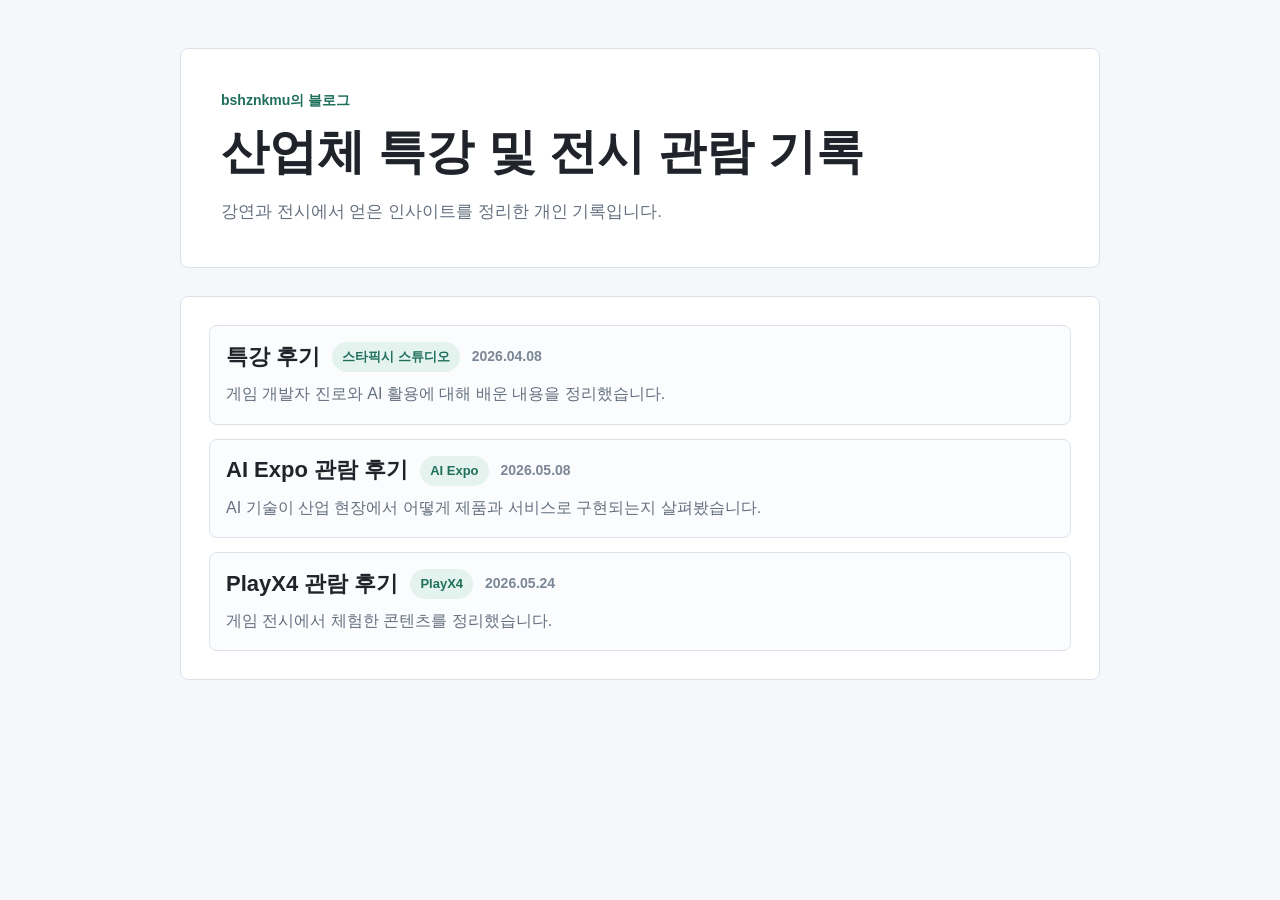
<file: index.html>
<!DOCTYPE html>
<html lang="ko">
<head>
  <meta charset="UTF-8">
  <meta name="viewport" content="width=device-width, initial-scale=1.0">
  <title>bshznkmu의 블로그</title>
  <link rel="stylesheet" href="style.css">
</head>
<body class="home">
  <div class="page">
    <header>
      <p class="label">bshznkmu의 블로그</p>
      <h1>산업체 특강 및 전시 관람 기록</h1>
      <p class="intro">강연과 전시에서 얻은 인사이트를 정리한 개인 기록입니다.</p>
    </header>

    <main class="post-list" aria-label="글 목록">
      <a class="post-link" href="career-lecture.html">
        <div class="post-meta">
          <h2>특강 후기</h2>
          <span class="category">스타픽시 스튜디오</span>
          <time class="post-date" datetime="2026-04-08">2026.04.08</time>
        </div>
        <p>게임 개발자 진로와 AI 활용에 대해 배운 내용을 정리했습니다.</p>
      </a>

      <a class="post-link" href="exhibition1.html">
        <div class="post-meta">
          <h2>AI Expo 관람 후기</h2>
          <span class="category">AI Expo</span>
          <time class="post-date" datetime="2026-05-08">2026.05.08</time>
        </div>
        <p>AI 기술이 산업 현장에서 어떻게 제품과 서비스로 구현되는지 살펴봤습니다.</p>
      </a>

      <a class="post-link" href="exhibition2.html">
        <div class="post-meta">
          <h2>PlayX4 관람 후기</h2>
          <span class="category">PlayX4</span>
          <time class="post-date" datetime="2026-05-24">2026.05.24</time>
        </div>
        <p>게임 전시에서 체험한 콘텐츠를 정리했습니다.</p>
      </a>
    </main>
  </div>
</body>
</html>
</file>
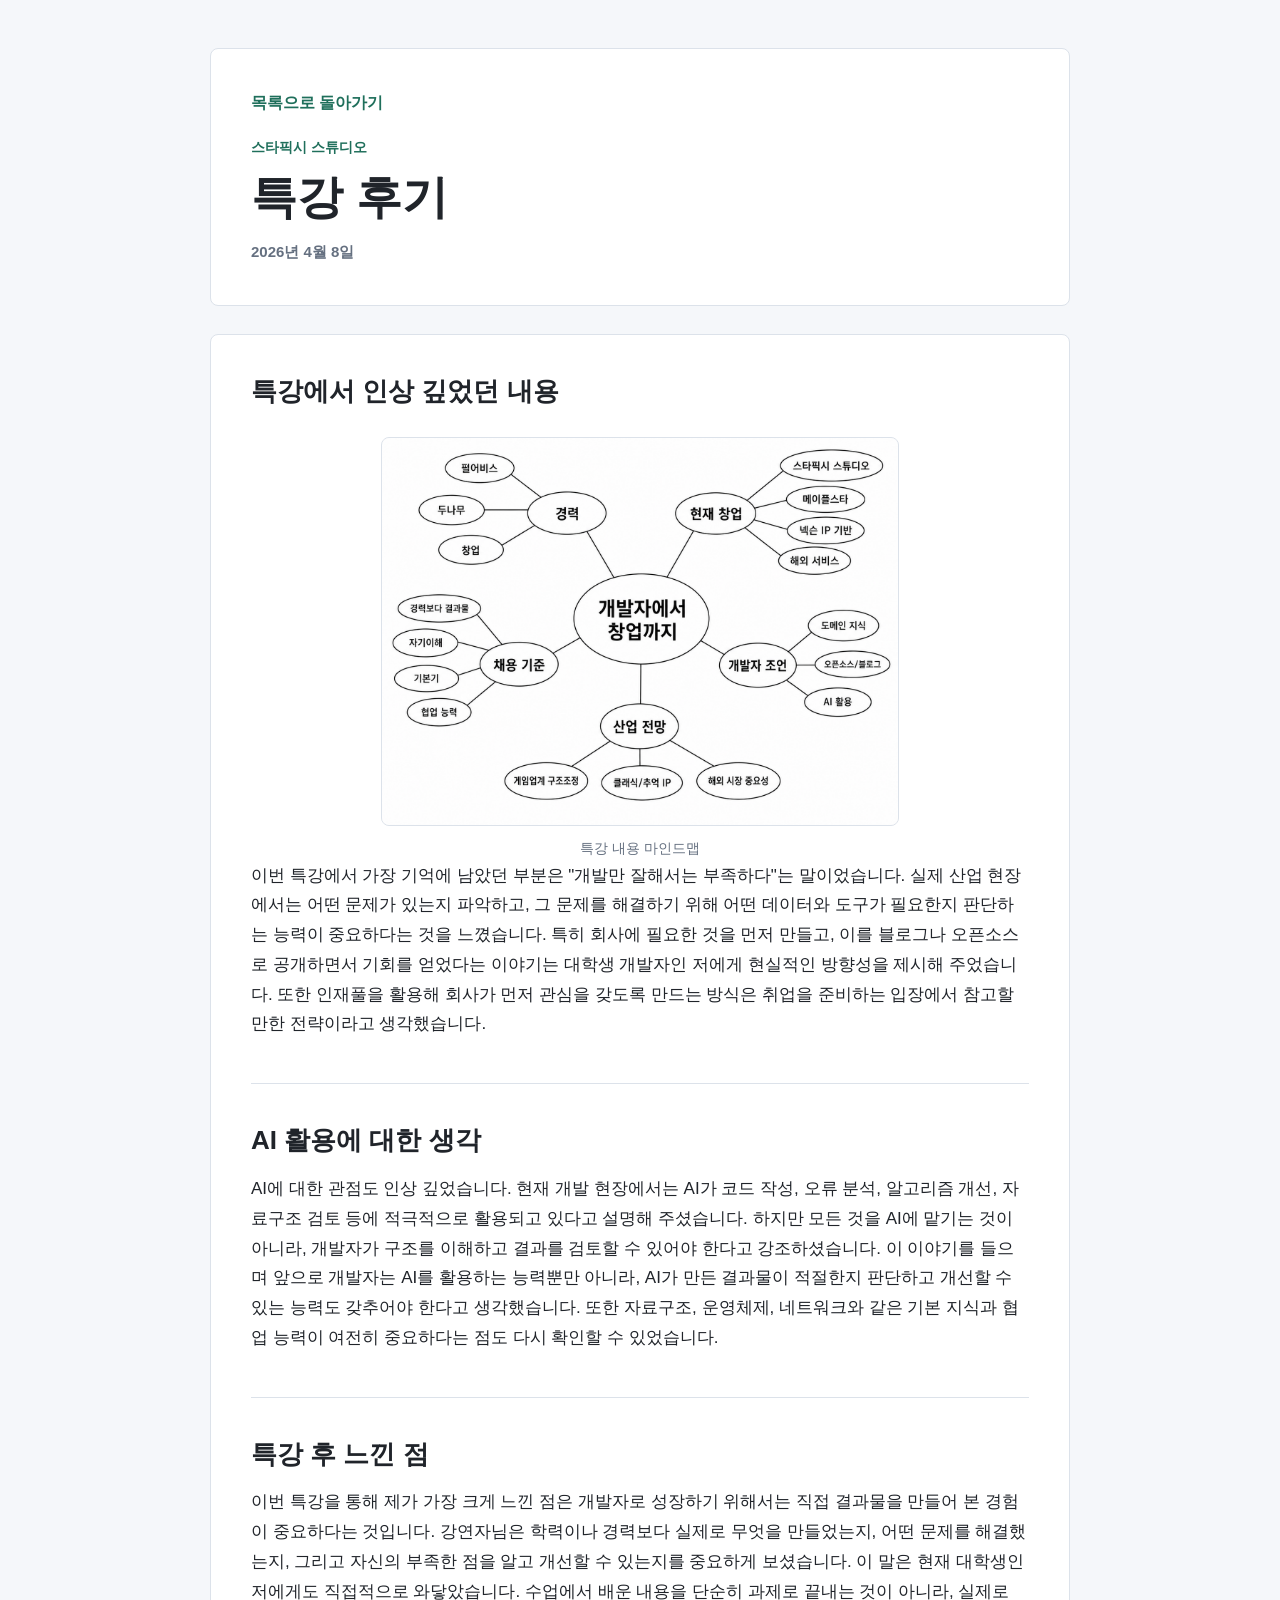
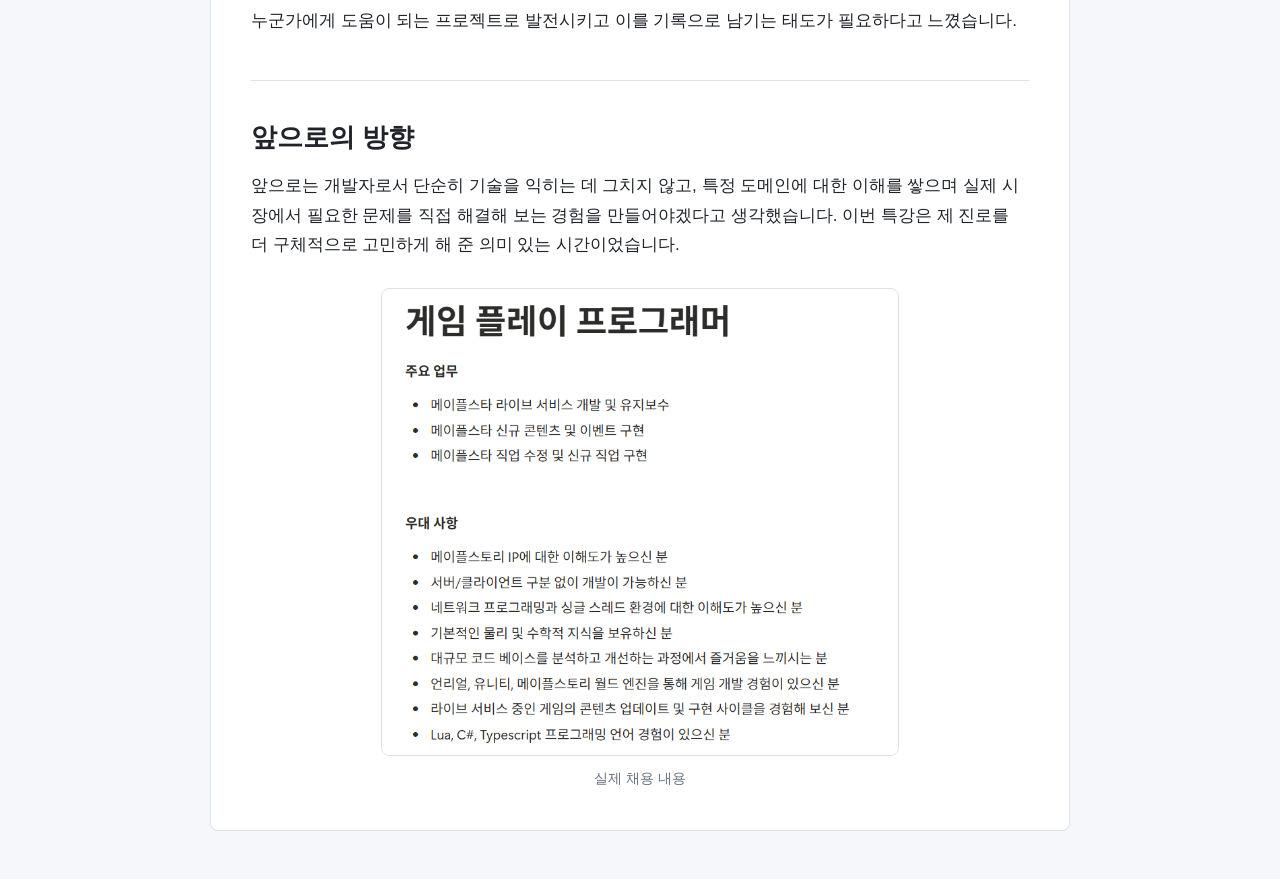
<file: career-lecture.html>
<!DOCTYPE html>
<html lang="ko">
<head>
  <meta charset="UTF-8">
  <meta name="viewport" content="width=device-width, initial-scale=1.0">
  <title>특강 후기</title>
  <link rel="stylesheet" href="style.css">
</head>
<body>
  <div class="page">
    <header>
      <a class="back-link" href="index.html">목록으로 돌아가기</a>
      <p class="label">스타픽시 스튜디오</p>
      <h1>특강 후기</h1>
      <time class="event-date" datetime="2026-04-08">2026년 4월 8일</time>
    </header>

    <main>
      <section>
        <h2>특강에서 인상 깊었던 내용</h2>
        <figure>
          <img src="assets/2026년 5월 13일 오후 08_22_26.png" alt="개발자에서 창업까지 특강 내용 마인드맵">
          <figcaption>특강 내용 마인드맵</figcaption>
        </figure>
        <p>
          이번 특강에서 가장 기억에 남았던 부분은 "개발만 잘해서는 부족하다"는 말이었습니다.
          실제 산업 현장에서는 어떤 문제가 있는지 파악하고, 그 문제를 해결하기 위해 어떤 데이터와 도구가 필요한지 판단하는 능력이 중요하다는 것을 느꼈습니다.
          특히 회사에 필요한 것을 먼저 만들고, 이를 블로그나 오픈소스로 공개하면서 기회를 얻었다는 이야기는 대학생 개발자인 저에게 현실적인 방향성을 제시해 주었습니다.
          또한 인재풀을 활용해 회사가 먼저 관심을 갖도록 만드는 방식은 취업을 준비하는 입장에서 참고할 만한 전략이라고 생각했습니다.
        </p>
      </section>

      <section>
        <h2>AI 활용에 대한 생각</h2>
        <p>
          AI에 대한 관점도 인상 깊었습니다.
          현재 개발 현장에서는 AI가 코드 작성, 오류 분석, 알고리즘 개선, 자료구조 검토 등에 적극적으로 활용되고 있다고 설명해 주셨습니다.
          하지만 모든 것을 AI에 맡기는 것이 아니라, 개발자가 구조를 이해하고 결과를 검토할 수 있어야 한다고 강조하셨습니다.
          이 이야기를 들으며 앞으로 개발자는 AI를 활용하는 능력뿐만 아니라, AI가 만든 결과물이 적절한지 판단하고 개선할 수 있는 능력도 갖추어야 한다고 생각했습니다.
          또한 자료구조, 운영체제, 네트워크와 같은 기본 지식과 협업 능력이 여전히 중요하다는 점도 다시 확인할 수 있었습니다.
        </p>
      </section>

      <section>
        <h2>특강 후 느낀 점</h2>
        <p>
          이번 특강을 통해 제가 가장 크게 느낀 점은 개발자로 성장하기 위해서는 직접 결과물을 만들어 본 경험이 중요하다는 것입니다.
          강연자님은 학력이나 경력보다 실제로 무엇을 만들었는지, 어떤 문제를 해결했는지, 그리고 자신의 부족한 점을 알고 개선할 수 있는지를 중요하게 보셨습니다.
          이 말은 현재 대학생인 저에게도 직접적으로 와닿았습니다.
          수업에서 배운 내용을 단순히 과제로 끝내는 것이 아니라, 실제로 누군가에게 도움이 되는 프로젝트로 발전시키고 이를 기록으로 남기는 태도가 필요하다고 느꼈습니다.
        </p>
      </section>

      <section>
        <h2>앞으로의 방향</h2>
        <p>
          앞으로는 개발자로서 단순히 기술을 익히는 데 그치지 않고, 특정 도메인에 대한 이해를 쌓으며 실제 시장에서 필요한 문제를 직접 해결해 보는 경험을 만들어야겠다고 생각했습니다.
          이번 특강은 제 진로를 더 구체적으로 고민하게 해 준 의미 있는 시간이었습니다.
        </p>
        <figure>
          <img src="assets/Screenshot 2026-05-13 194843.png" alt="게임 플레이 프로그래머 실제 채용 내용">
          <figcaption>실제 채용 내용</figcaption>
        </figure>
      </section>
    </main>
  </div>
</body>
</html>
</file>
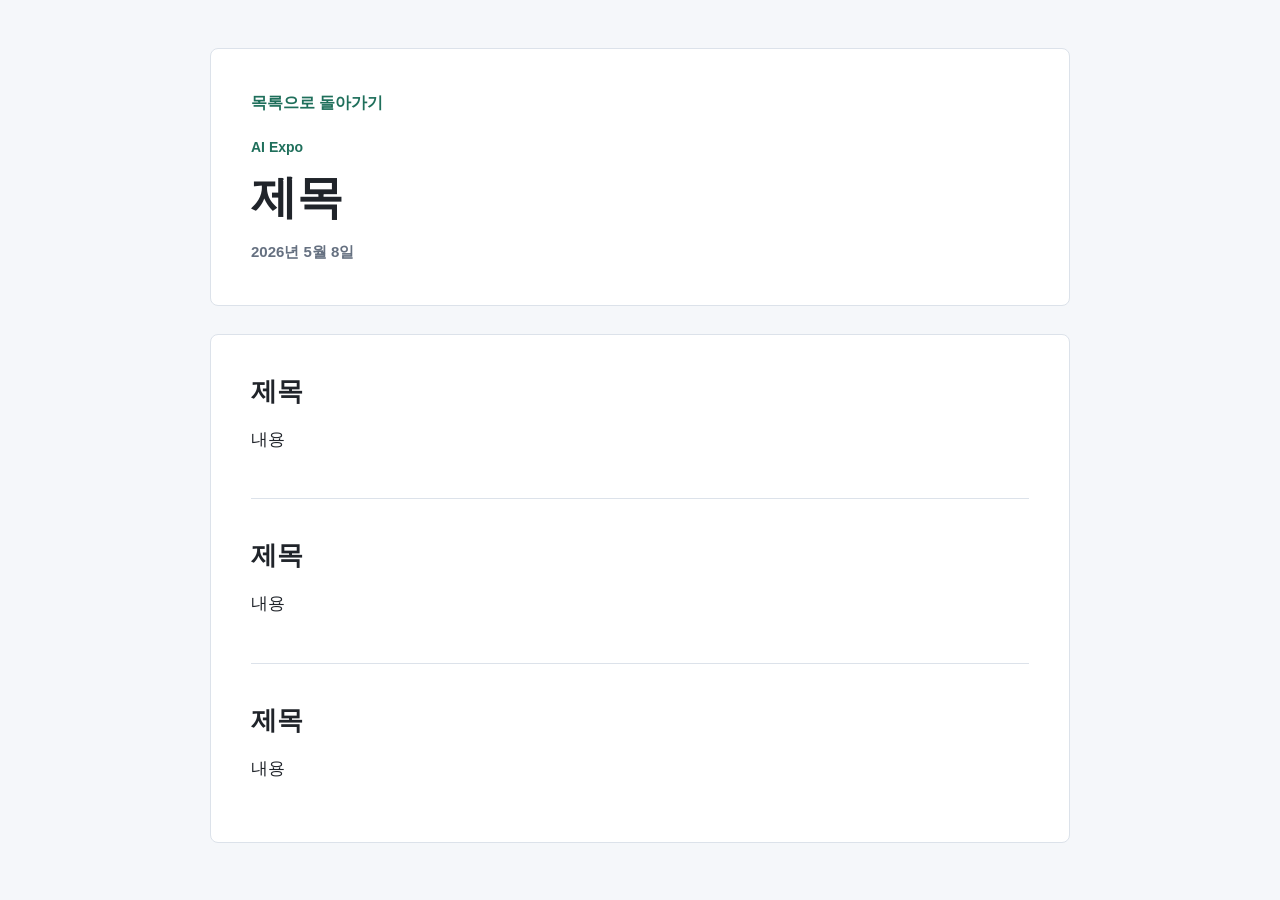
<file: exhibition1.html>
<!DOCTYPE html>
<html lang="ko">
<head>
  <meta charset="UTF-8">
  <meta name="viewport" content="width=device-width, initial-scale=1.0">
  <title>AI Expo</title>
  <link rel="stylesheet" href="style.css">
</head>
<body>
  <div class="page">
    <header>
      <a class="back-link" href="index.html">목록으로 돌아가기</a>
      <p class="label">AI Expo</p>
      <h1>제목</h1>
      <time class="event-date" datetime="2026-05-08">2026년 5월 8일</time>
    </header>

    <main>
      <section>
        <h2>제목</h2>
        <p>내용</p>
      </section>

      <section>
        <h2>제목</h2>
        <p>내용</p>
      </section>

      <section>
        <h2>제목</h2>
        <p>내용</p>
      </section>
    </main>
  </div>
</body>
</html>
</file>
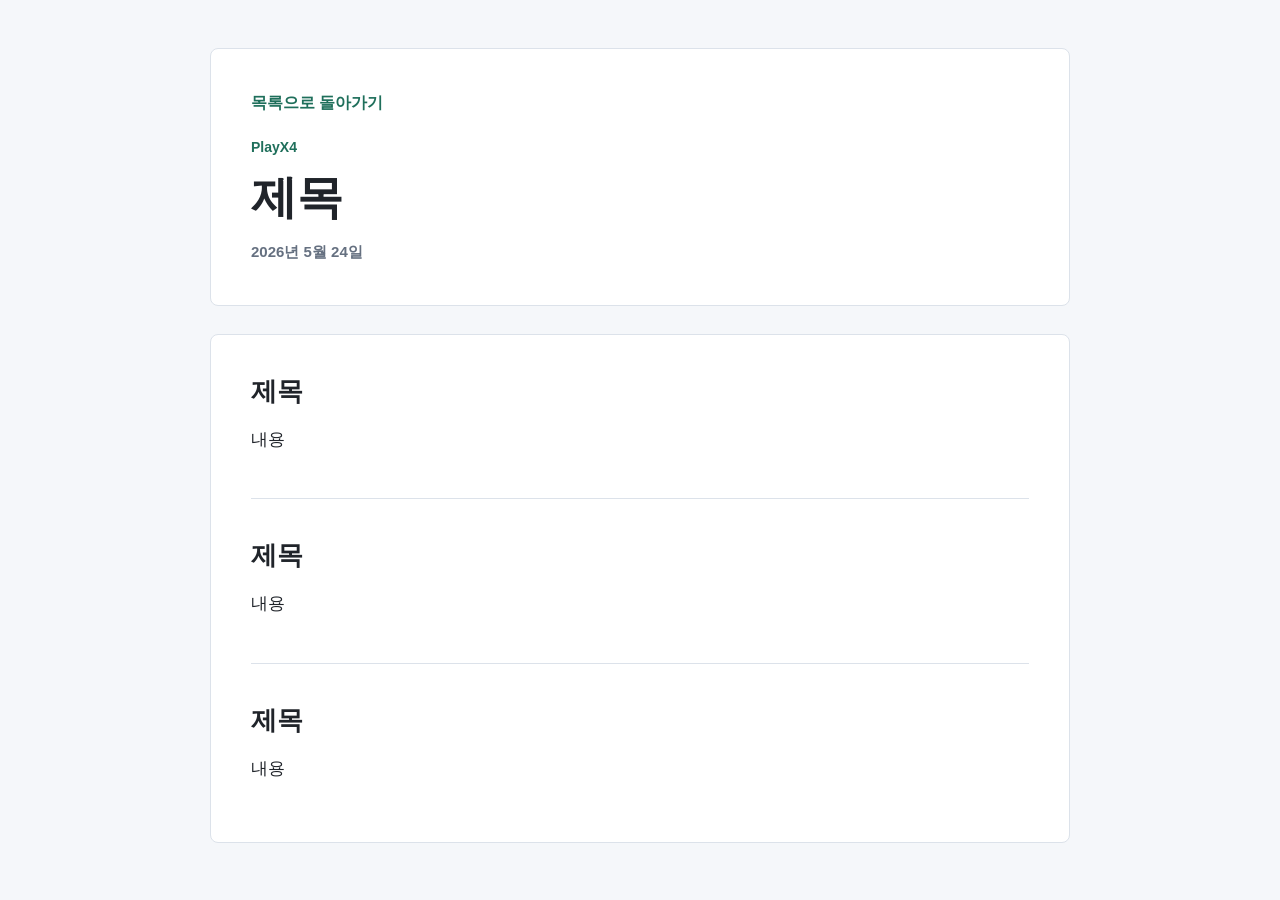
<file: exhibition2.html>
<!DOCTYPE html>
<html lang="ko">
<head>
  <meta charset="UTF-8">
  <meta name="viewport" content="width=device-width, initial-scale=1.0">
  <title>PlayX4</title>
  <link rel="stylesheet" href="style.css">
</head>
<body>
  <div class="page">
    <header>
      <a class="back-link" href="index.html">목록으로 돌아가기</a>
      <p class="label">PlayX4</p>
      <h1>제목</h1>
      <time class="event-date" datetime="2026-05-24">2026년 5월 24일</time>
    </header>

    <main>
      <section>
        <h2>제목</h2>
        <p>내용</p>
      </section>

      <section>
        <h2>제목</h2>
        <p>내용</p>
      </section>

      <section>
        <h2>제목</h2>
        <p>내용</p>
      </section>
    </main>
  </div>
</body>
</html>
</file>
<file: style.css>
:root {
  --bg: #f5f7fa;
  --paper: #ffffff;
  --text: #20242a;
  --muted: #657080;
  --description: #657080;
  --date: #7b8796;
  --line: #dce2ea;
  --accent: #1f6f5b;
  --accent-soft: #e4f3ee;
}

* {
  box-sizing: border-box;
}

body {
  margin: 0;
  color: var(--text);
  background: var(--bg);
  font-family: Arial, "Noto Sans KR", sans-serif;
  line-height: 1.75;
}

a {
  color: var(--accent);
  font-weight: 700;
  text-decoration: none;
}

a:focus,
a:hover {
  text-decoration: underline;
}

.page {
  width: min(860px, calc(100% - 32px));
  margin: 0 auto;
  padding: 48px 0;
}

header,
main {
  background: var(--paper);
  border: 1px solid var(--line);
  border-radius: 8px;
}

header {
  padding: 40px;
  margin-bottom: 28px;
}

.back-link {
  display: inline-block;
  margin-bottom: 18px;
}

.label {
  margin: 0 0 10px;
  color: var(--accent);
  font-size: 14px;
  font-weight: 700;
}

h1 {
  margin: 0;
  font-size: clamp(32px, 5vw, 46px);
  line-height: 1.2;
  letter-spacing: 0;
}

.intro {
  max-width: 720px;
  margin: 18px 0 0;
  font-size: 17px;
}

.intro,
.post-link p {
  color: var(--description);
}

.event-date {
  display: block;
  margin-top: 14px;
  color: var(--muted);
  font-size: 15px;
  font-weight: 700;
}

main {
  padding: 40px;
}

section + section {
  margin-top: 44px;
  padding-top: 40px;
  border-top: 1px solid var(--line);
}

h2 {
  margin: 0 0 16px;
  font-size: 26px;
  line-height: 1.3;
  letter-spacing: 0;
}

p {
  margin: 0 0 18px;
  font-size: 17px;
}

figure {
  width: 66.666%;
  max-width: 720px;
  margin: 28px auto 0;
}

img {
  display: block;
  width: 100%;
  height: auto;
  object-fit: contain;
  border: 1px solid var(--line);
  border-radius: 8px;
  background: #eef2f6;
}

figcaption {
  margin-top: 10px;
  color: var(--muted);
  font-size: 14px;
  text-align: center;
}

footer {
  margin-top: 28px;
  color: var(--muted);
  font-size: 14px;
  text-align: center;
}

.home .page {
  width: min(920px, calc(100% - 32px));
}

body.home {
  line-height: 1.7;
}

.home h1 {
  font-size: clamp(32px, 5vw, 48px);
}

.post-list {
  display: grid;
  gap: 14px;
  padding: 28px;
}

.post-link {
  display: block;
  padding: 16px;
  color: inherit;
  font-weight: 400;
  background: #fbfcfd;
  border: 1px solid var(--line);
  border-radius: 8px;
  text-decoration: none;
}

.post-link:focus,
.post-link:hover {
  border-color: var(--accent);
  background: #f7fbf9;
  outline: none;
  text-decoration: none;
}

.post-link:focus-visible {
  box-shadow: 0 0 0 3px rgba(31, 111, 91, 0.2);
}

.post-meta {
  display: flex;
  flex-wrap: wrap;
  gap: 8px 12px;
  align-items: center;
  min-width: 0;
}

.category {
  display: inline-flex;
  align-items: center;
  min-height: 28px;
  padding: 4px 10px;
  color: var(--accent);
  background: var(--accent-soft);
  border-radius: 999px;
  font-size: 13px;
  font-weight: 700;
}

.post-date {
  color: var(--date);
  font-size: 14px;
  font-weight: 700;
}

.post-link h2 {
  margin: 0;
  font-size: 22px;
}

.post-link p {
  margin: 8px 0 0;
  font-size: 16px;
}

@media (max-width: 720px) {
  .home .page {
    width: min(100% - 20px, 920px);
    padding: 20px 0;
  }

  .home header,
  .post-list {
    padding: 24px;
  }

  .post-list {
    gap: 16px;
  }
}

@media (max-width: 640px) {
  .page {
    width: min(100% - 20px, 860px);
    padding: 20px 0;
  }

  header,
  main {
    padding: 24px;
  }

  h2 {
    font-size: 22px;
  }

  p {
    font-size: 16px;
  }

  figure {
    width: 100%;
  }
}
</file>
